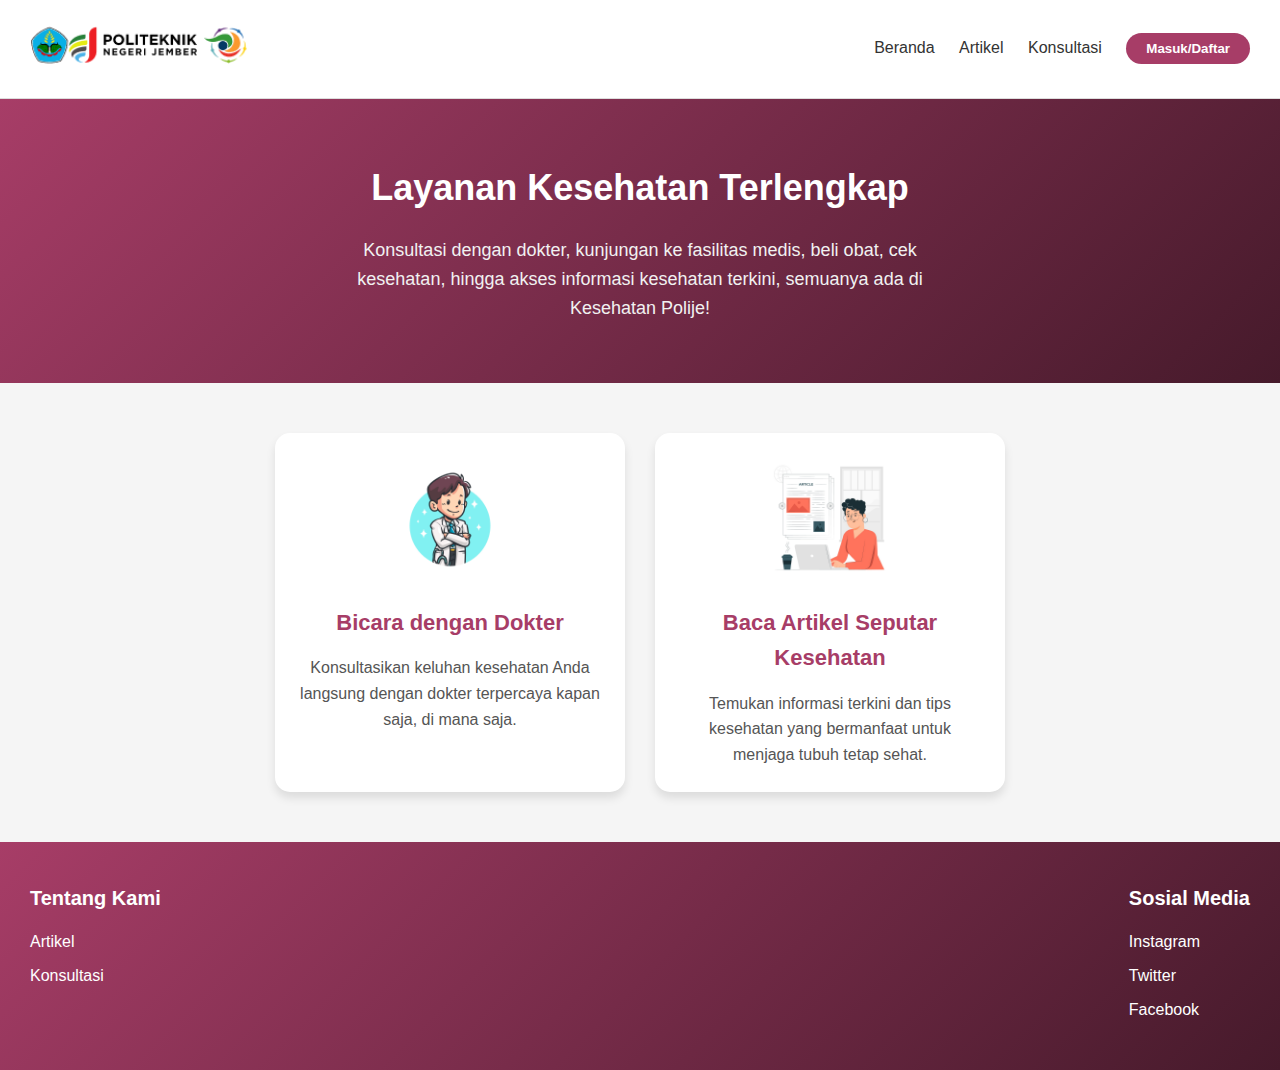
<file: index.html>
<!DOCTYPE html>
<html lang="id">
<head>
  <meta charset="UTF-8">
  <meta name="viewport" content="width=device-width, initial-scale=1.0">
  <meta http-equiv="X-UA-Compatible" content="ie=edge">
  <title>Layanan Kesehatan Polije</title>
  <link rel="stylesheet" href="css/style.css">
</head>
<body>
  <!-- Header -->
  <header>
    <div class="logo">
      <img src="img/polije.png" alt="Logo Politeknik Negeri Jember">
    </div>
    <nav>
      <a href="#">Beranda</a>
      <a href="#">Artikel</a>
      <a href="#">Konsultasi</a>
      <button class="login-button">Masuk/Daftar</button>
    </nav>
  </header>

  <!-- Main Content -->
  <main>
    <!-- Hero Section -->
    <section class="hero">
      <h1>Layanan Kesehatan Terlengkap</h1>
      <p>
        Konsultasi dengan dokter, kunjungan ke fasilitas medis, beli obat, cek kesehatan, 
        hingga akses informasi kesehatan terkini, semuanya ada di Kesehatan Polije!
      </p>
    </section>

    <!-- Features Section -->
    <section class="features">
      <div class="feature">
        <img src="img\9432602.jpg" alt="Bicara dengan Dokter">
        <h2>Bicara dengan Dokter</h2>
        <p>
          Konsultasikan keluhan kesehatan Anda langsung dengan dokter terpercaya kapan saja, di mana saja.
        </p>
      </div>
      <div class="feature">
        <img src="img\5179474.jpg" alt="Baca Artikel">
        <h2>Baca Artikel Seputar Kesehatan</h2>
        <p>
          Temukan informasi terkini dan tips kesehatan yang bermanfaat untuk menjaga tubuh tetap sehat.
        </p>
      </div>
    </section>
  </main>

  <!-- Footer -->
  <footer>
    <div>
      <h3>Tentang Kami</h3>
      <a href="#">Artikel</a>
      <a href="#">Konsultasi</a>
    </div>
    <div>
      <h3>Sosial Media</h3>
      <a href="#">Instagram</a>
      <a href="#">Twitter</a>
      <a href="#">Facebook</a>
    </div>
  </footer>  

  <!-- Script -->
  <script src="js/script.js"></script>
</body>
</html>
</file>
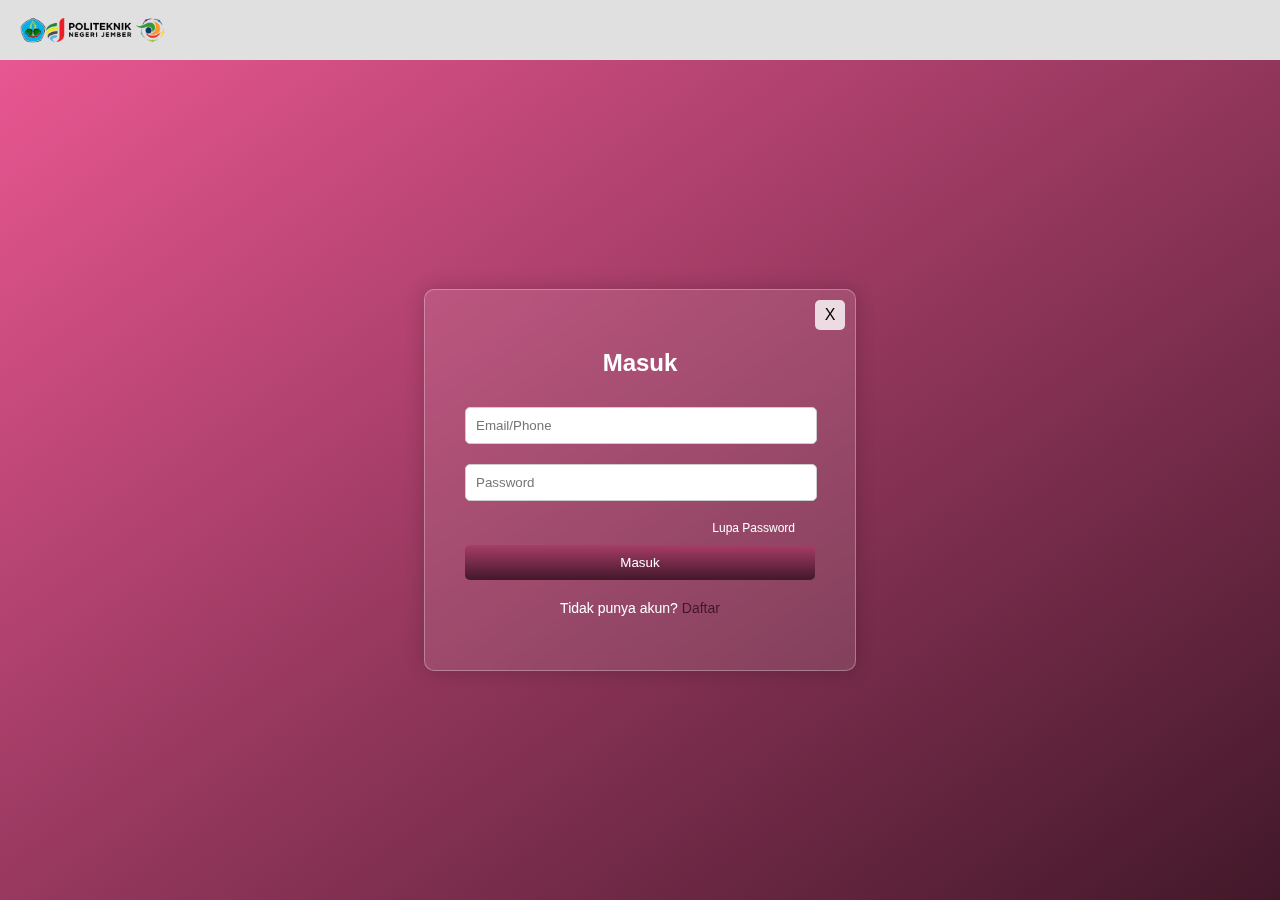
<file: interface/login.html>
<!DOCTYPE html>
<html lang="id">

<head>
    <meta charset="UTF-8">
    <meta name="viewport" content="width=device-width, initial-scale=1.0">
    <title>Login</title>
    <link rel="stylesheet" href="../css/login.css">
</head>

<body>
    <div class="header">
        <img src="../img/polije.png" alt="Logo">
    </div>
    <div class="login-container">
        <div class="login-box">
            <button class="close-button">X</button>
            <h2>Masuk</h2>
            <form id="loginForm">
                <input type="text" placeholder="Email/Phone" required>
                <input type="password" placeholder="Password" required>
                <div class="options">
                    <a href="#">Lupa Password</a>
                </div>
                <button type="submit">Masuk</button>
            </form>
            <p>Tidak punya akun? <a href="register.html">Daftar</a></p>
        </div>
    </div>
    <script src="../js/login.js"></script>
</body>

</html>
</file>
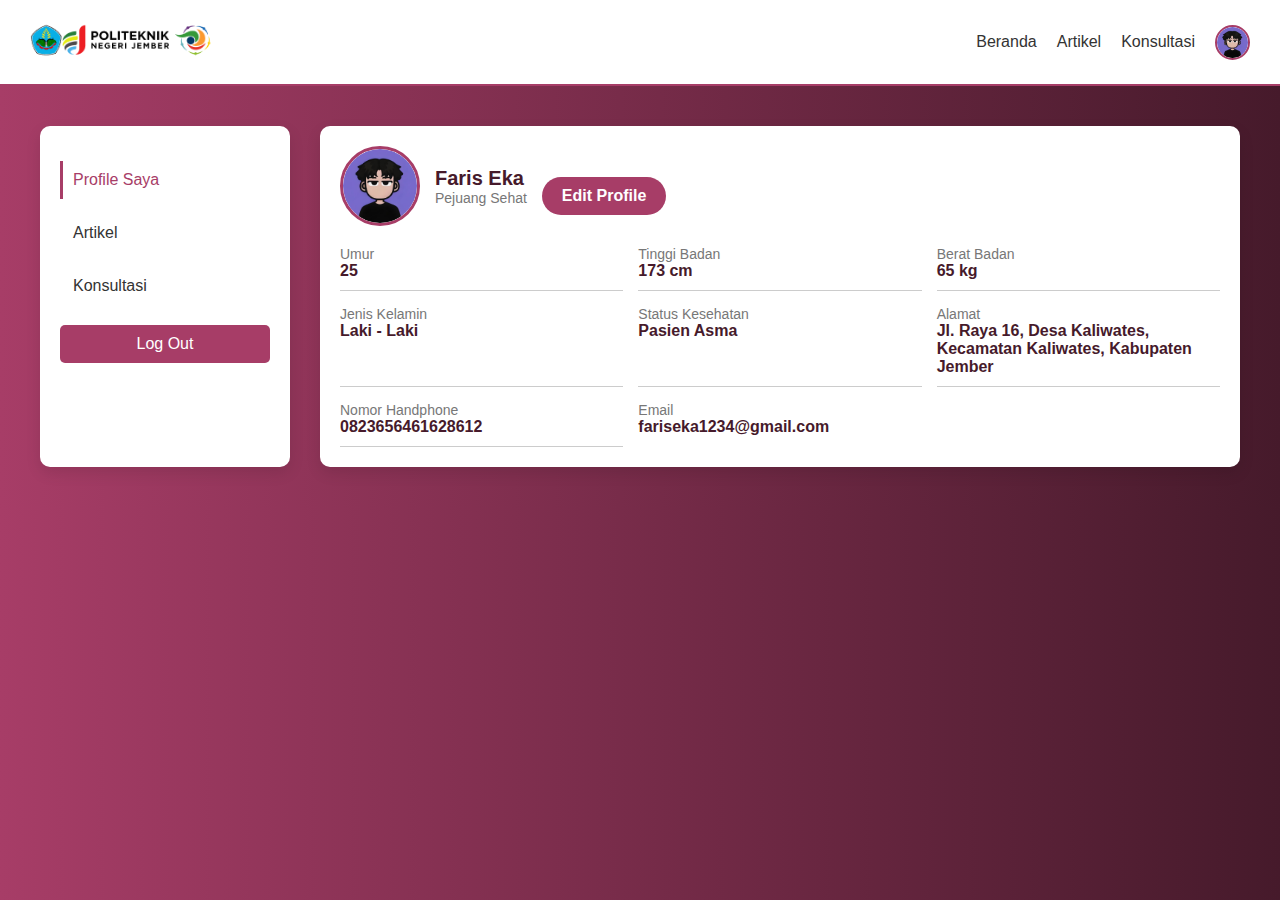
<file: interface/profile.html>
<!DOCTYPE html>
<html lang="id">
<head>
  <meta charset="UTF-8">
  <meta name="viewport" content="width=device-width, initial-scale=1.0">
  <meta http-equiv="X-UA-Compatible" content="ie=edge">
  <title>Profile Saya</title>
  <!-- Link ke file CSS -->
  <link rel="stylesheet" href="../css/profile.css">
</head>
<body>
  <!-- Header -->
  <header>
    <div class="logo">
      <img src="../img/polije.png" alt="Logo Politeknik Negeri Jember">
    </div>
    <nav>
      <a href="#">Beranda</a>
      <a href="#">Artikel</a>
      <a href="#">Konsultasi</a>
      <div class="profile-menu">
        <img src="../img/Foto Profile.png" alt="Profile Picture">
      </div>
    </nav>
  </header>

  <!-- Kontainer Utama -->
  <div class="container">
    <!-- Sidebar -->
    <aside class="sidebar">
      <a href="#" class="active">Profile Saya</a>
      <a href="#">Artikel</a>
      <a href="#">Konsultasi</a>
      <button id="logoutButton">Log Out</button>
    </aside>

    <!-- Konten Profil -->
    <section class="profile-content">
      <div class="profile-header">
        <img src="../img/Foto Profile.png" alt="Avatar">
        <div>
          <h2 id="name">Faris Eka</h2>
          <p id="status">Pejuang Sehat</p>
        </div>
        <button class="edit-button">Edit Profile</button>
      </div>

      <div class="profile-details">
        <div>
          <span>Umur</span>
          <strong id="age">25</strong>
        </div>
        <div>
          <span>Tinggi Badan</span>
          <strong id="height">173 cm</strong>
        </div>
        <div>
          <span>Berat Badan</span>
          <strong id="weight">65 kg</strong>
        </div>
        <div>
          <span>Jenis Kelamin</span>
          <strong id="gender">Laki - Laki</strong>
        </div>
        <div>
          <span>Status Kesehatan</span>
          <strong id="healthStatus">Pasien Asma</strong>
        </div>
        <div>
          <span>Alamat</span>
          <strong id="address">Jl. Raya 16, Desa Kaliwates, Kecamatan Kaliwates, Kabupaten Jember</strong>
        </div>
        <div>
          <span>Nomor Handphone</span>
          <strong id="phone">0823656461628612</strong>
        </div>
        <div>
          <span>Email</span>
          <strong id="email">fariseka1234@gmail.com</strong>
        </div>
      </div>
    </section>
  </div>

 <!-- Pop-up Edit Profil -->
<div class="popup-overlay" style="display: none;">
  <div class="popup-container">
    <button class="close-btn" onclick="closePopup()">X</button>
    <h2>Edit Profil</h2>
    <form id="editProfileForm">
      <label for="firstName">Nama Depan</label>
      <input type="text" id="firstName" value="Faris" required>

      <label for="lastName">Nama Belakang</label>
      <input type="text" id="lastName" value="Eka" required>

      <label for="birthDate">Tanggal Lahir</label>
      <input type="date" id="birthDate" value="1998-02-28" required>

      <label for="height">Tinggi Badan (cm)</label>
      <input type="number" id="height" value="171" required>

      <label for="weight">Berat Badan (kg)</label>
      <input type="number" id="weight" value="65" required>

      <label>Jenis Kelamin</label>
      <div class="radio-group">
        <label>
          <input type="radio" name="gender" value="Laki-laki" checked>
          Laki-laki
        </label>
        <label>
          <input type="radio" name="gender" value="Perempuan">
          Perempuan
        </label>
      </div>

      <label for="healthStatus">Status Kesehatan</label>
      <input type="text" id="healthStatus" value="Pasien penyakit Asma" required>

      <label for="email">Email</label>
      <input type="email" id="email" value="Fariseka1234@gmail.com" required>

      <button type="submit">Simpan</button>
    </form>
  </div>
</div>

  <!-- Memanggil file JavaScript -->
  <script src="../js/profile.js"></script>
</body>
</html>
</file>
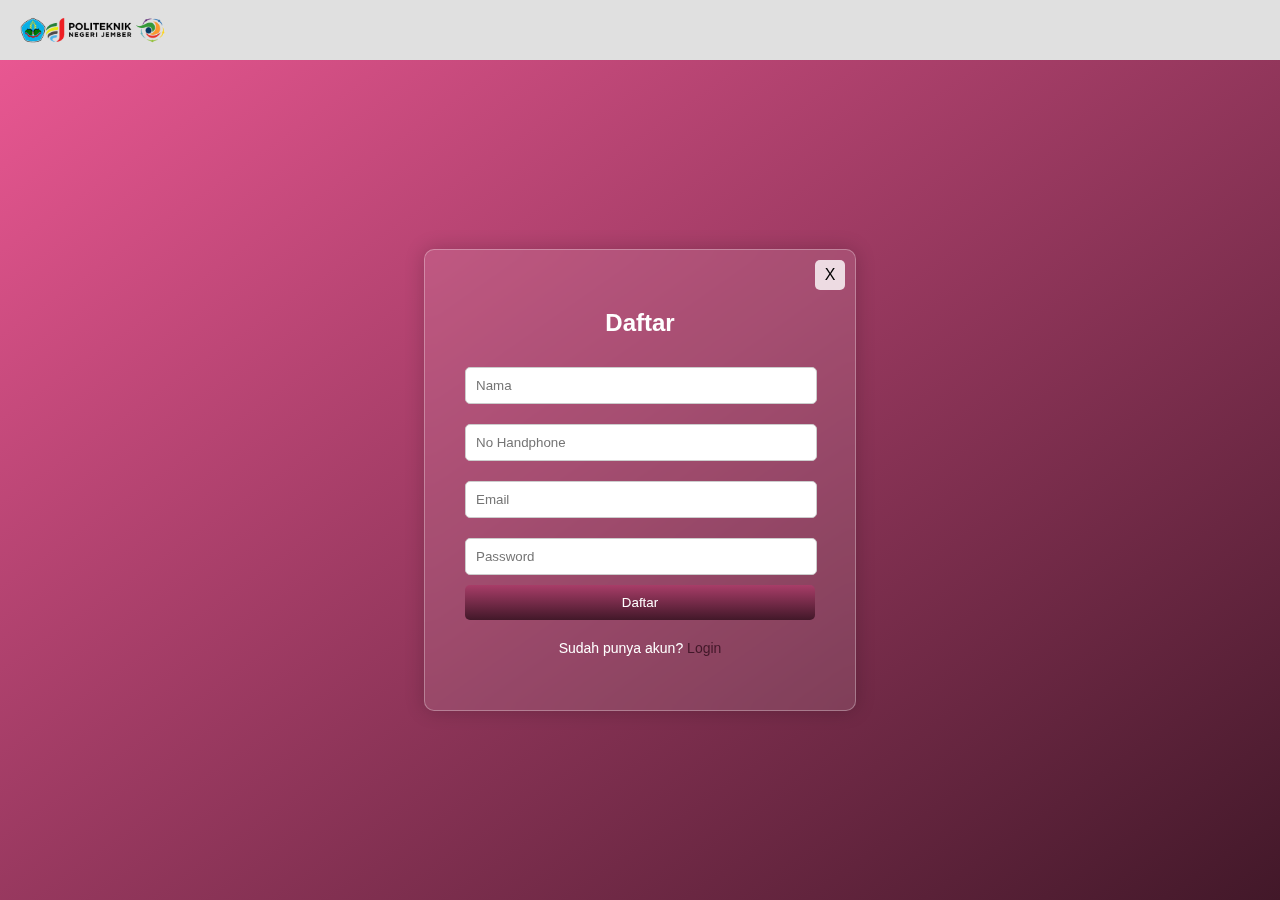
<file: interface/register.html>
<!DOCTYPE html>
<html lang="id">

<head>
    <meta charset="UTF-8">
    <meta name="viewport" content="width=device-width, initial-scale=1.0">
    <title>Formulir Pendaftaran</title>
    <link rel="stylesheet" href="../css/register.css">
</head>

<body>
    <div class="header">
        <img src="../img/polije.png" alt="Logo Politeknik Negeri Jember">
    </div>
    <div class="register-container">
        <div class="register-box">
            <button class="close-button">X</button>
            <h2>Daftar</h2>
            <form>
                <input type="text" placeholder="Nama" required>
                <input type="text" placeholder="No Handphone" required>
                <input type="email" placeholder="Email" required>
                <input type="password" placeholder="Password" required>
                <button type="submit" class="btn">Daftar</button>
            </form>
            <p>Sudah punya akun? <a href="login.html">Login</a></p>
        </div>
    </div>
</body>

</html>
</file>
<file: css/login.css>
body {
    font-family: Arial, sans-serif;
    margin: 0;
    padding: 0;
    background: linear-gradient(to bottom right, #ee5995, #421829);
    height: 100vh;
    display: flex;
    flex-direction: column;
    align-items: center;
    justify-content: center;
}

.header {
    width: 100%;
    background-color: #e0e0e0;
    padding: 10px 20px;
    display: flex;
    align-items: center;
    justify-content: flex-start;
}

.header img {
    height: 40px;
    margin-left: 20px;
}

.login-container {
    display: flex;
    align-items: center;
    justify-content: center;
    width: 100%;
    height: 100%;
}

.login-box {
    background-color: rgba(255, 255, 255, 0.1);
    padding: 40px;
    border-radius: 10px;
    box-shadow: 0 0 20px rgba(0, 0, 0, 0.2);
    position: relative;
    width: 350px;
    text-align: center;
    backdrop-filter: blur(10px);
    border: 1px solid rgba(255, 255, 255, 0.3);
}

.close-button {
    position: absolute;
    top: 10px;
    right: 10px;
    background: rgba(255, 255, 255, 0.8);
    border: none;
    font-size: 16px;
    cursor: pointer;
    color: black;
    border-radius: 5px;
    width: 30px;
    height: 30px;
    display: flex;
    align-items: center;
    justify-content: center;
}

.login-box h2 {
    margin-bottom: 20px;
    color: white;
}

.login-box input {
    width: calc(100% - 20px);
    padding: 10px;
    margin: 10px 0;
    border: 1px solid #ccc;
    border-radius: 5px;
}

.options {
    display: flex;
    justify-content: flex-end;
    align-items: center;
    font-size: 12px;
    color: white;
    margin: 10px 0;
    width: calc(100% - 20px);
}

.options a {
    text-decoration: none;
    color: #fff;
}

.login-box button[type="submit"] {
    background: linear-gradient(to bottom, #a83d68, #421829);
    color: white;
    border: none;
    padding: 10px;
    width: 100%;
    border-radius: 5px;
    cursor: pointer;
}

.login-box p {
    margin-top: 20px;
    font-size: 14px;
    color: white;
}

.login-box p a {
    text-decoration: none;
    color: #421829;
}
</file>
<file: css/register.css>
body {
    font-family: Arial, sans-serif;
    margin: 0;
    padding: 0;
    background: linear-gradient(to bottom right, #ee5995, #421829);
    height: 100vh;
    display: flex;
    flex-direction: column;
    align-items: center;
    justify-content: center;
}

.header {
    width: 100%;
    background-color: #e0e0e0;
    padding: 10px 20px;
    display: flex;
    align-items: center;
    justify-content: flex-start;
}

.header img {
    height: 40px;
    margin-left: 20px;
}

.register-container {
    display: flex;
    align-items: center;
    justify-content: center;
    width: 100%;
    height: 100%;
}

.register-box {
    background-color: rgba(255, 255, 255, 0.1);
    padding: 40px;
    border-radius: 10px;
    box-shadow: 0 0 20px rgba(0, 0, 0, 0.2);
    position: relative;
    width: 350px;
    text-align: center;
    backdrop-filter: blur(10px);
    border: 1px solid rgba(255, 255, 255, 0.3);
}

.close-button {
    position: absolute;
    top: 10px;
    right: 10px;
    background: rgba(255, 255, 255, 0.8);
    border: none;
    font-size: 16px;
    cursor: pointer;
    color: black;
    border-radius: 5px;
    width: 30px;
    height: 30px;
    display: flex;
    align-items: center;
    justify-content: center;
}

.register-box h2 {
    margin-bottom: 20px;
    color: white;
}

.register-box input {
    width: calc(100% - 20px);
    padding: 10px;
    margin: 10px 0;
    border: 1px solid #ccc;
    border-radius: 5px;
}

.checkbox {
    display: flex;
    align-items: center;
    font-size: 12px;
    color: white;
    margin: 10px 0;
    width: calc(100% - 20px);
    justify-content: flex-start;
}

.checkbox label {
    margin: 0;
}

.checkbox input {
    margin-right: 5px;
}

.btn {
    background: linear-gradient(to bottom, #a83d68, #421829);
    color: white;
    border: none;
    padding: 10px;
    width: 100%;
    border-radius: 5px;
    cursor: pointer;
}

.register-box p {
    margin-top: 20px;
    font-size: 14px;
    color: white;
}

.register-box p a {
    text-decoration: none;
    color: #421829;
}
</file>
<file: css/style.css>
/* Reset dasar */
* {
  margin: 0;
  padding: 0;
  box-sizing: border-box;
}

body {
  font-family: 'Poppins', Arial, sans-serif;
  line-height: 1.6;
  color: #333;
  margin: 0;
  background-color: #f5f5f5;
}

/* Header */
header {
  display: flex;
  justify-content: space-between;
  align-items: center;
  background-color: #ffffff;
  padding: 15px 30px;
  border-bottom: 1px solid #ddd;
  position: sticky;
  top: 0;
  z-index: 1000;
}

header .logo img {
  height: 60px;
}

nav a {
  margin-right: 20px;
  text-decoration: none;
  color: #333;
  font-weight: 500;
  transition: color 0.3s ease;
}

nav a:hover {
  color: #A73D67;
}

.login-button {
  padding: 8px 20px;
  background-color: #A73D67;
  color: white;
  border: none;
  border-radius: 25px;
  cursor: pointer;
  font-weight: bold;
  transition: background-color 0.3s ease;
}

.login-button:hover {
  background-color: #461A2B;
}

/* Hero section */
.hero {
  text-align: center;
  padding: 60px 20px;
  background: linear-gradient(135deg, #A73D67, #461A2B);
  color: white;
}

.hero h1 {
  font-size: 36px;
  margin-bottom: 20px;
  font-weight: bold;
}

.hero p {
  font-size: 18px;
  max-width: 600px;
  margin: 0 auto;
  color: #f1f1f1;
}

/* Features section */
.features {
  display: flex;
  justify-content: center;
  gap: 30px;
  padding: 50px 20px;
  flex-wrap: wrap;
}

.feature {
  background: white;
  border-radius: 15px;
  box-shadow: 0 6px 10px rgba(0, 0, 0, 0.1);
  text-align: center;
  padding: 25px;
  max-width: 350px;
  flex: 1;
  transition: transform 0.3s ease, box-shadow 0.3s ease;
}

.feature:hover {
  transform: translateY(-5px);
  box-shadow: 0 12px 20px rgba(0, 0, 0, 0.2);
}

.feature img {
  height: 120px;
  margin-bottom: 20px;
}

.feature h2 {
  font-size: 22px;
  color: #A73D67;
  margin-bottom: 15px;
}

.feature p {
  font-size: 16px;
  color: #555;
}

/* Footer */
footer {
  background: linear-gradient(135deg, #A73D67, #461A2B);
  color: white;
  padding: 40px 30px;
  display: flex;
  justify-content: space-between;
  flex-wrap: wrap;
}

footer h3 {
  font-size: 20px;
  margin-bottom: 15px;
}

footer a {
  display: block;
  text-decoration: none;
  color: white;
  font-size: 16px;
  margin-bottom: 8px;
  transition: color 0.3s ease;
}

footer a:hover {
  color: #FFD1E2; /* Tambahkan warna hover yang lebih terang */
}

footer .social-icons {
  display: flex;
  gap: 10px;
}

footer .social-icons a {
  width: 30px;
  height: 30px;
  display: inline-flex;
  align-items: center;
  justify-content: center;
  background: white;
  color: #A73D67;
  border-radius: 50%;
  transition: background 0.3s ease, transform 0.3s ease;
}

footer .social-icons a:hover {
  background: #461A2B;
  transform: scale(1.1);
}

/* Responsif */
@media (max-width: 768px) {
  header {
    flex-direction: column;
    align-items: center;
  }

  .features {
    flex-direction: column;
    align-items: center;
  }

  .feature {
    max-width: 90%;
    margin-bottom: 30px;
  }

  footer {
    flex-direction: column;
    align-items: center;
  }

  footer div {
    margin-bottom: 30px;
  }
}
</file>
<file: css/profile.css>
/* Reset */
* {
  margin: 0;
  padding: 0;
  box-sizing: border-box;
}

body {
  font-family: 'Poppins', Arial, sans-serif;
  background: linear-gradient(to right, #A73D67, #461A2B);
  color: #333;
  margin: 0;
  padding: 0;
}

/* Header */
header {
  background: #ffffff;
  padding: 15px 30px;
  display: flex;
  justify-content: space-between;
  align-items: center;
  border-bottom: 2px solid #A73D67;
  position: sticky;
  top: 0;
  z-index: 1000;
}

header .logo img {
  height: 50px;
}

header nav {
  display: flex;
  align-items: center;
}

header nav a {
  margin-right: 20px;
  text-decoration: none;
  color: #333;
  font-size: 16px;
  font-weight: 500;
}

header nav a:hover {
  color: #A73D67;
}

header nav .profile-menu {
  display: flex;
  align-items: center;
  gap: 10px;
}

header nav .profile-menu img {
  width: 35px;
  height: 35px;
  border-radius: 50%;
  border: 2px solid #A73D67;
}

/* Main Content */
.container {
  display: flex;
  margin: 40px auto;
  max-width: 1200px;
  gap: 30px;
}

/* Sidebar */
.sidebar {
  background: #ffffff;
  width: 250px;
  padding: 20px;
  border-radius: 10px;
  box-shadow: 0 6px 15px rgba(0, 0, 0, 0.1);
}

.sidebar a {
  display: block;
  margin: 15px 0;
  padding: 10px;
  text-decoration: none;
  color: #333;
  border-left: 3px solid transparent;
  transition: all 0.3s ease;
}

.sidebar a:hover,
.sidebar a.active {
  color: #A73D67;
  border-left: 3px solid #A73D67;
}

.sidebar button {
  display: block;
  width: 100%;
  padding: 10px;
  background: #A73D67;
  color: white;
  border: none;
  border-radius: 5px;
  font-size: 16px;
  margin-top: 20px;
  cursor: pointer;
  transition: background 0.3s ease;
}

.sidebar button:hover {
  background: #732849;
}

/* Profile Section */
.profile-content {
  flex: 1;
  background: #ffffff;
  padding: 20px;
  border-radius: 10px;
  box-shadow: 0 6px 15px rgba(0, 0, 0, 0.1);
}

.profile-content h1 {
  font-size: 24px;
  margin-bottom: 20px;
}

.profile-header {
  display: flex;
  align-items: center;
  gap: 15px;
  margin-bottom: 20px;
}

.profile-header img {
  width: 80px;
  height: 80px;
  border-radius: 50%;
  border: 3px solid #A73D67;
  position: relative;
}

.profile-header img:hover {
  cursor: pointer;
}

.profile-header h2 {
  font-size: 20px;
  color: #461A2B;
}

.profile-header p {
  font-size: 14px;
  color: #777;
}

.profile-details {
  display: grid;
  grid-template-columns: repeat(3, 1fr);
  gap: 15px;
  margin-top: 20px;
}

.profile-details div {
  border-bottom: 1px solid #ccc;
  padding-bottom: 10px;
}

.profile-details div:last-child {
  border-bottom: none;
}

.profile-details span {
  display: block;
  font-size: 14px;
  color: #777;
}

.profile-details strong {
  font-size: 16px;
  color: #461A2B;
}

.profile-actions {
  display: flex;
  justify-content: flex-end;
  margin-top: 20px;
}

.profile-actions button {
  padding: 10px 20px;
  background: #A73D67;
  color: white;
  border: none;
  border-radius: 5px;
  font-size: 16px;
  cursor: pointer;
  transition: background 0.3s ease;
}

.profile-actions button:hover {
  background: #732849;
}

/* Gaya untuk tombol Edit Profile */
.edit-button {
  padding: 10px 20px;
  background-color: #A73D67;
  color: white;
  border: none;
  border-radius: 25px;
  font-size: 16px;
  font-weight: bold;
  cursor: pointer;
  transition: background-color 0.3s ease, transform 0.3s ease;
  margin-top: 20px;
}

.edit-button:hover {
  background-color: #461A2B;
  transform: translateY(-3px);
}

.edit-button:focus {
  outline: none;
}

.edit-button:active {
  transform: translateY(1px);
}

/* Gaya dasar untuk pop-up */
.popup-overlay {
  position: fixed;
  top: 0;
  left: 0;
  width: 100%;
  height: 100%;
  background-color: rgba(0, 0, 0, 0.5); /* Transparansi hitam */
  display: flex;
  justify-content: center;
  align-items: center;
  z-index: 1000; /* Pastikan selalu di atas */
}

/* Popup container styles */
.popup-container {
  background: rgba(255, 255, 255, 0.85); /* Latar putih transparan */
  backdrop-filter: blur(10px); /* Efek blur */
  border-radius: 15px;
  box-shadow: 0 8px 24px rgba(0, 0, 0, 0.2); /* Shadow */
  width: 500px;
  max-width: 90%;
  padding: 20px 30px;
  position: relative;
  z-index: 1100;
  display: flex;
  flex-direction: column;
}

/* Tombol tutup (X) */
.popup-container .close-btn {
  position: absolute;
  top: 15px;
  right: 15px;
  background: none;
  border: none;
  font-size: 18px;
  font-weight: bold;
  color: #000;
  cursor: pointer;
}

/* Gaya form di dalam pop-up */
.popup-container form {
  display: flex;
  flex-direction: column;
  gap: 15px;
}

.popup-container form label {
  font-size: 14px;
  font-weight: bold;
  margin-bottom: 5px;
}

.popup-container form input[type="text"],
.popup-container form input[type="email"],
.popup-container form input[type="number"],
.popup-container form input[type="date"] {
  border: none;
  border-bottom: 1px solid #ccc;
  font-size: 14px;
  padding: 5px;
  background: transparent;
  outline: none;
  transition: border-color 0.3s;
}

.popup-container form input[type="text"]:focus,
.popup-container form input[type="email"]:focus,
.popup-container form input[type="number"]:focus,
.popup-container form input[type="date"]:focus {
  border-bottom: 1px solid #c63a7c;
}

/* Radio buttons */
.popup-container form .radio-group {
  display: flex;
  align-items: center;
  gap: 15px;
}

.popup-container form .radio-group label {
  font-size: 14px;
  display: flex;
  align-items: center;
  gap: 5px;
}

.popup-container form .radio-group input[type="radio"] {
  margin: 0;
  accent-color: #c63a7c;
}

/* Tombol simpan */
.popup-container form button {
  margin-top: 20px;
  background-color: #c63a7c;
  color: #fff;
  font-size: 14px;
  font-weight: bold;
  border: none;
  padding: 10px 15px;
  border-radius: 10px;
  cursor: pointer;
  transition: background-color 0.3s;
}

.popup-container form button:hover {
  background-color: #a12e63;
}
</file>
